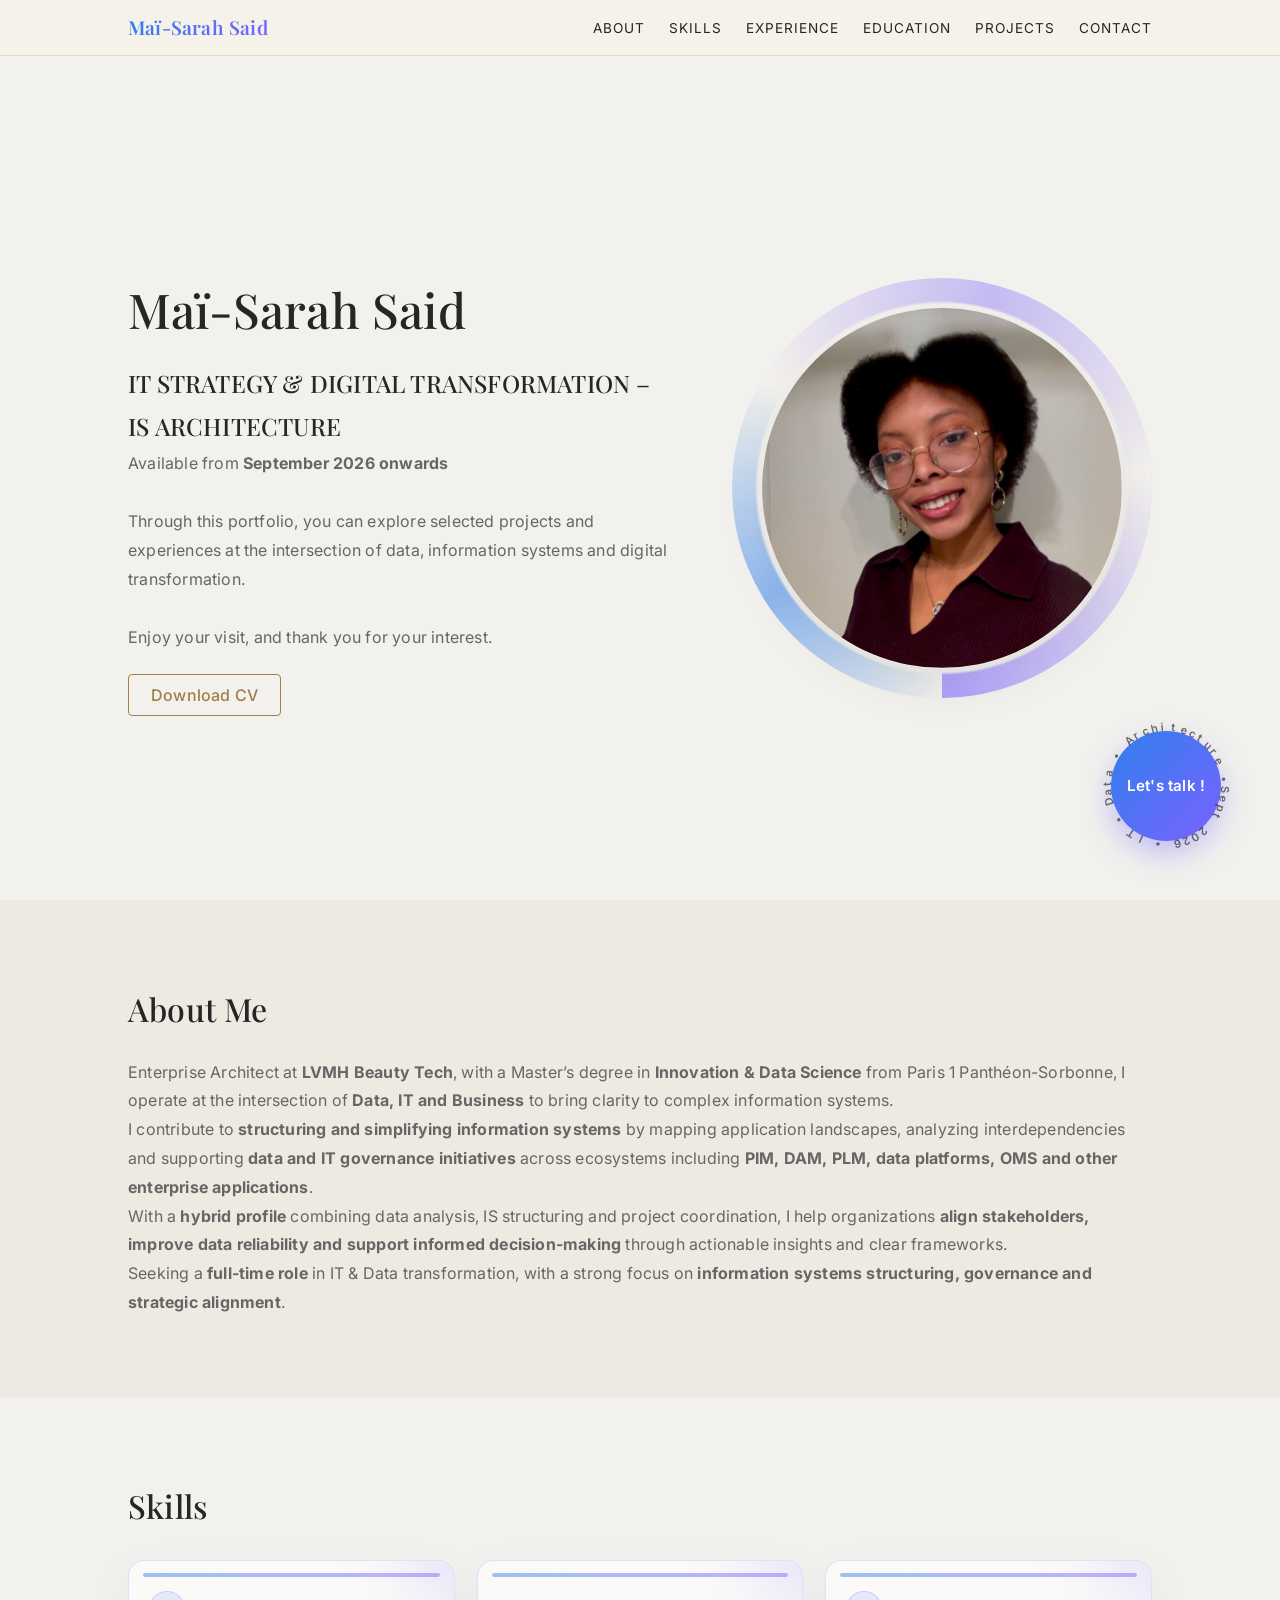
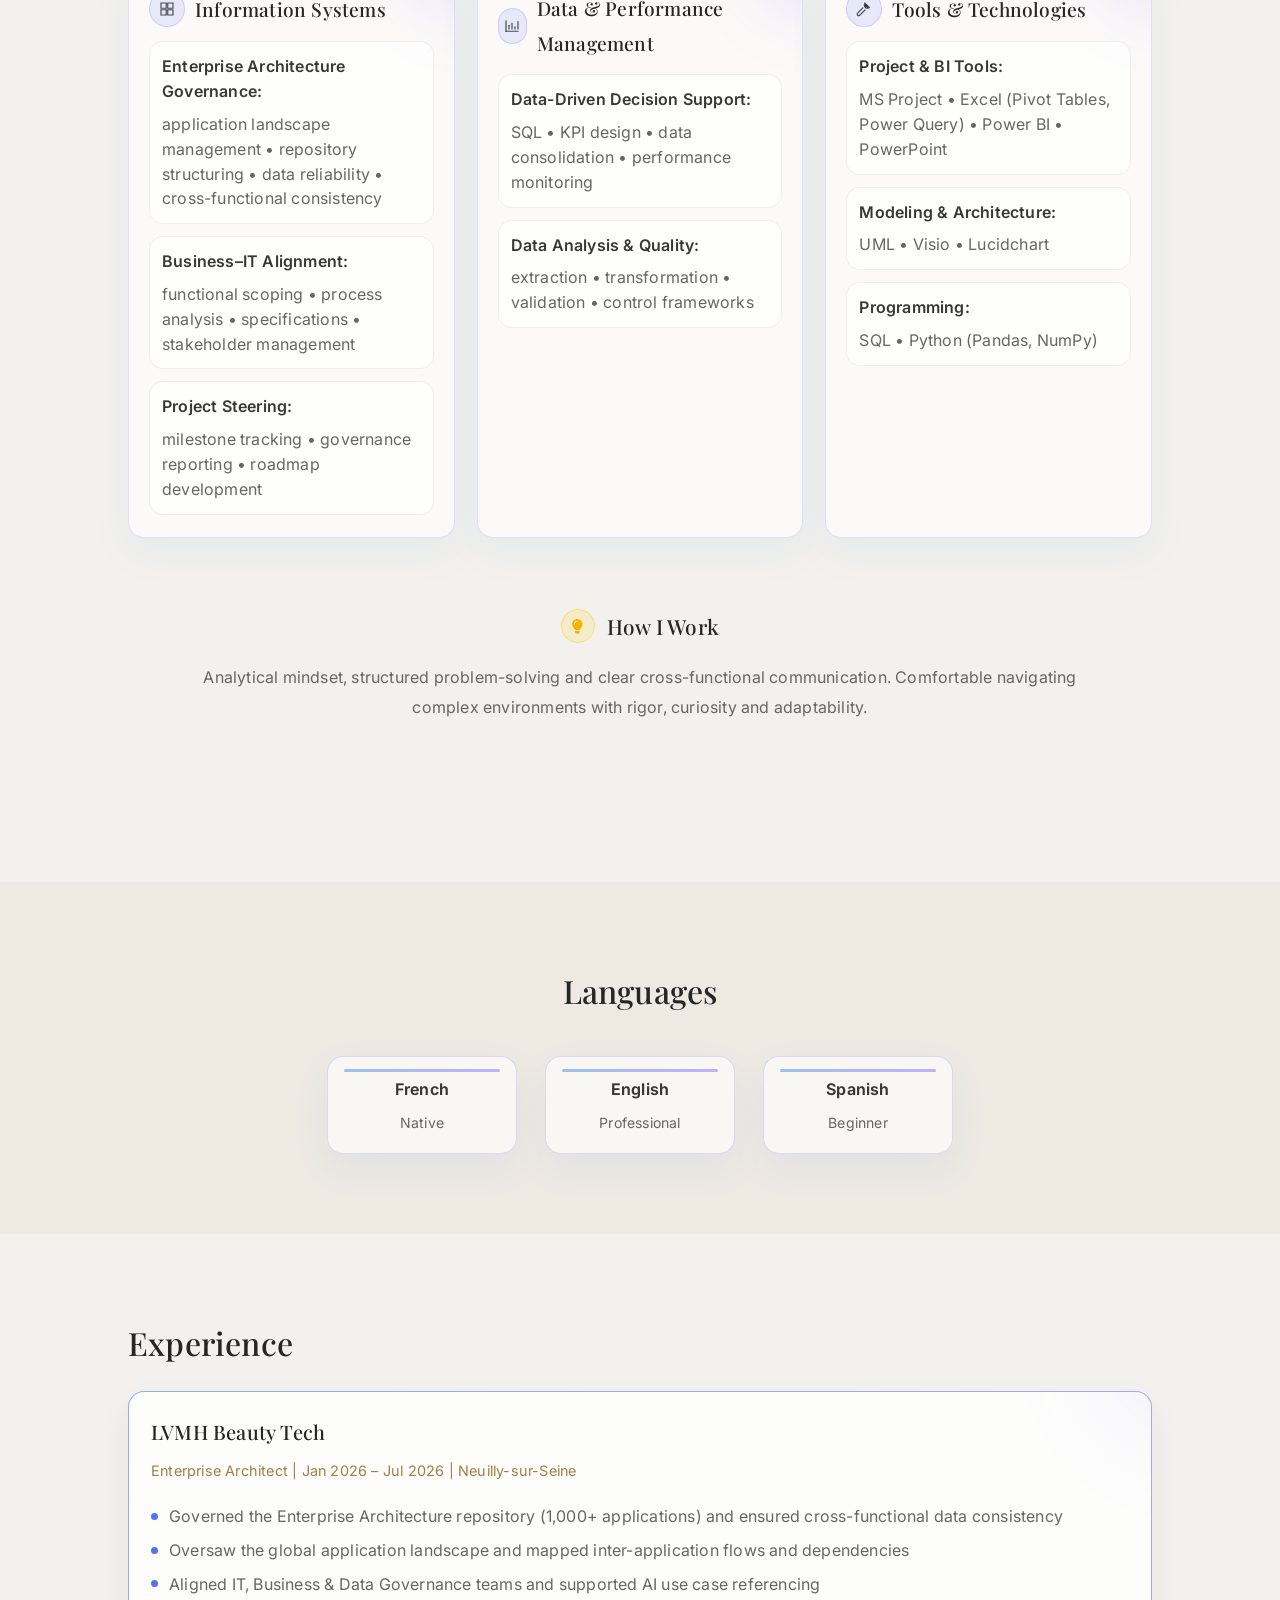
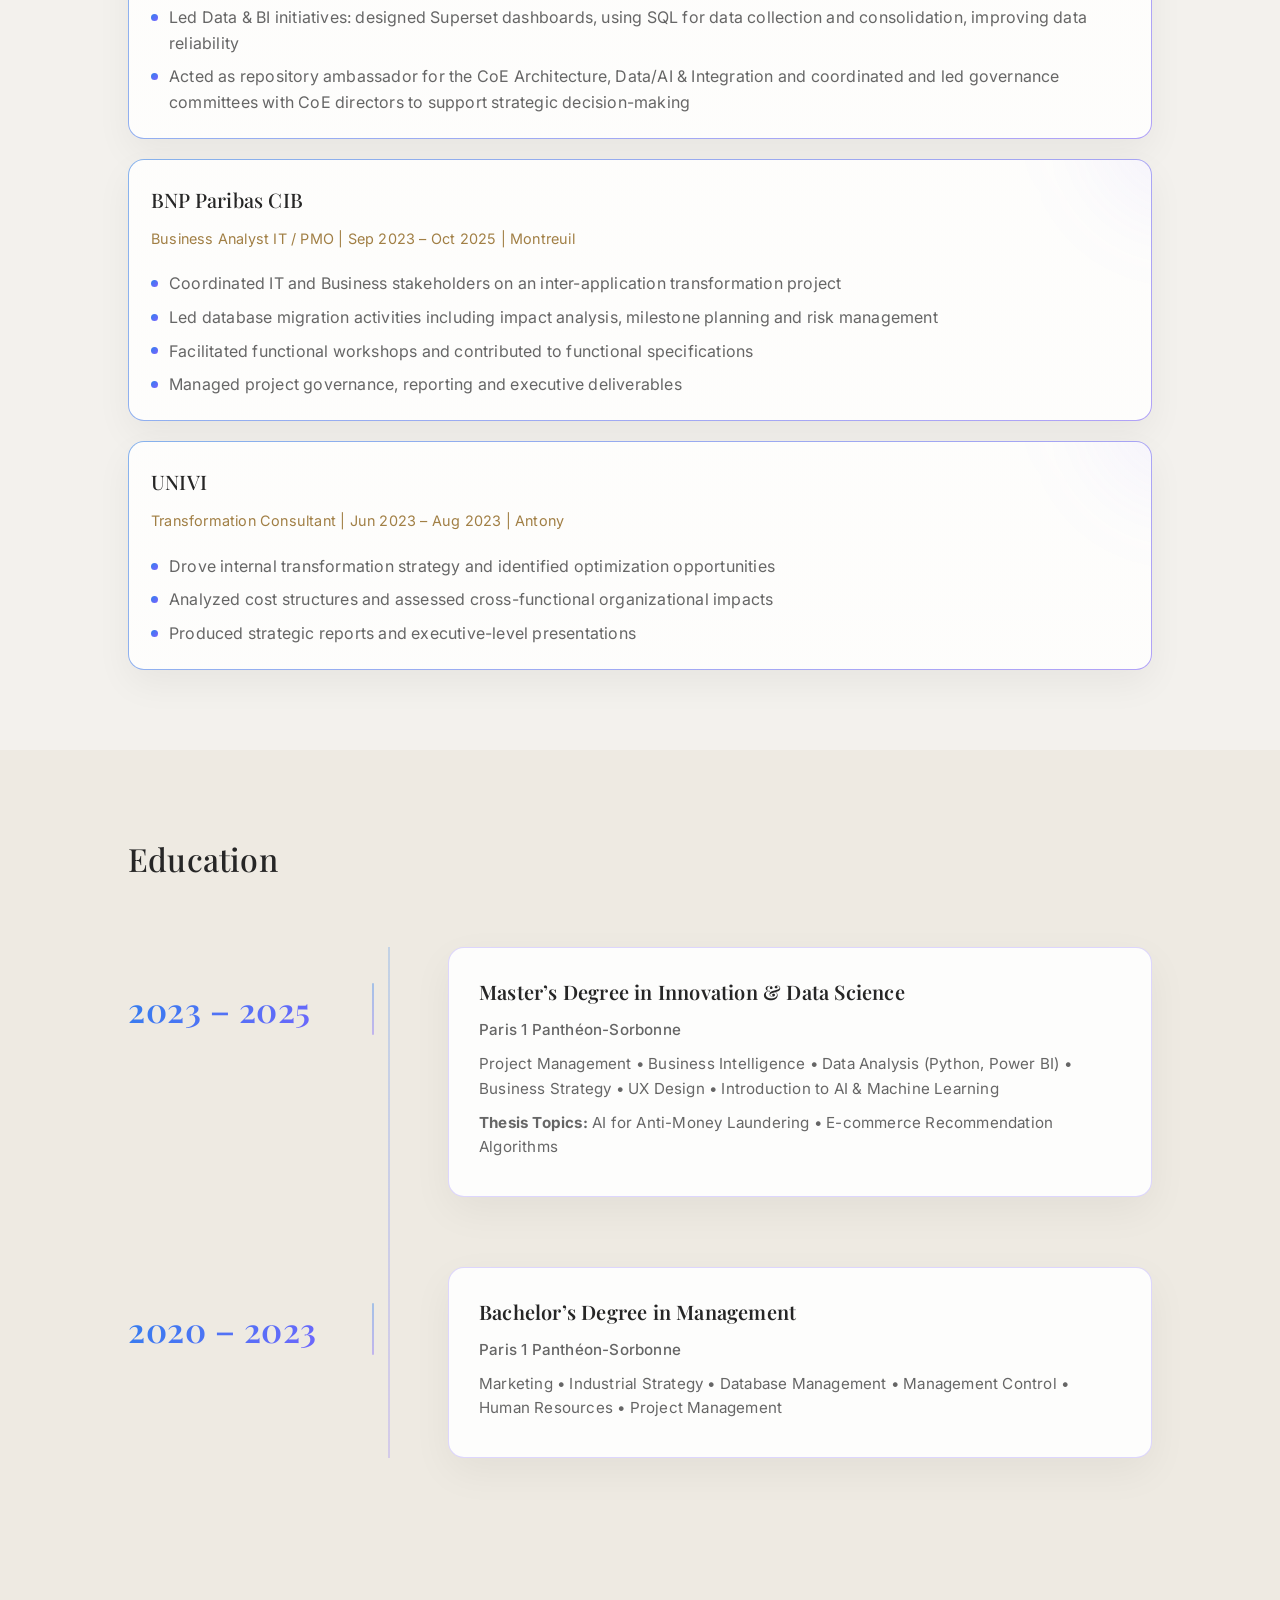
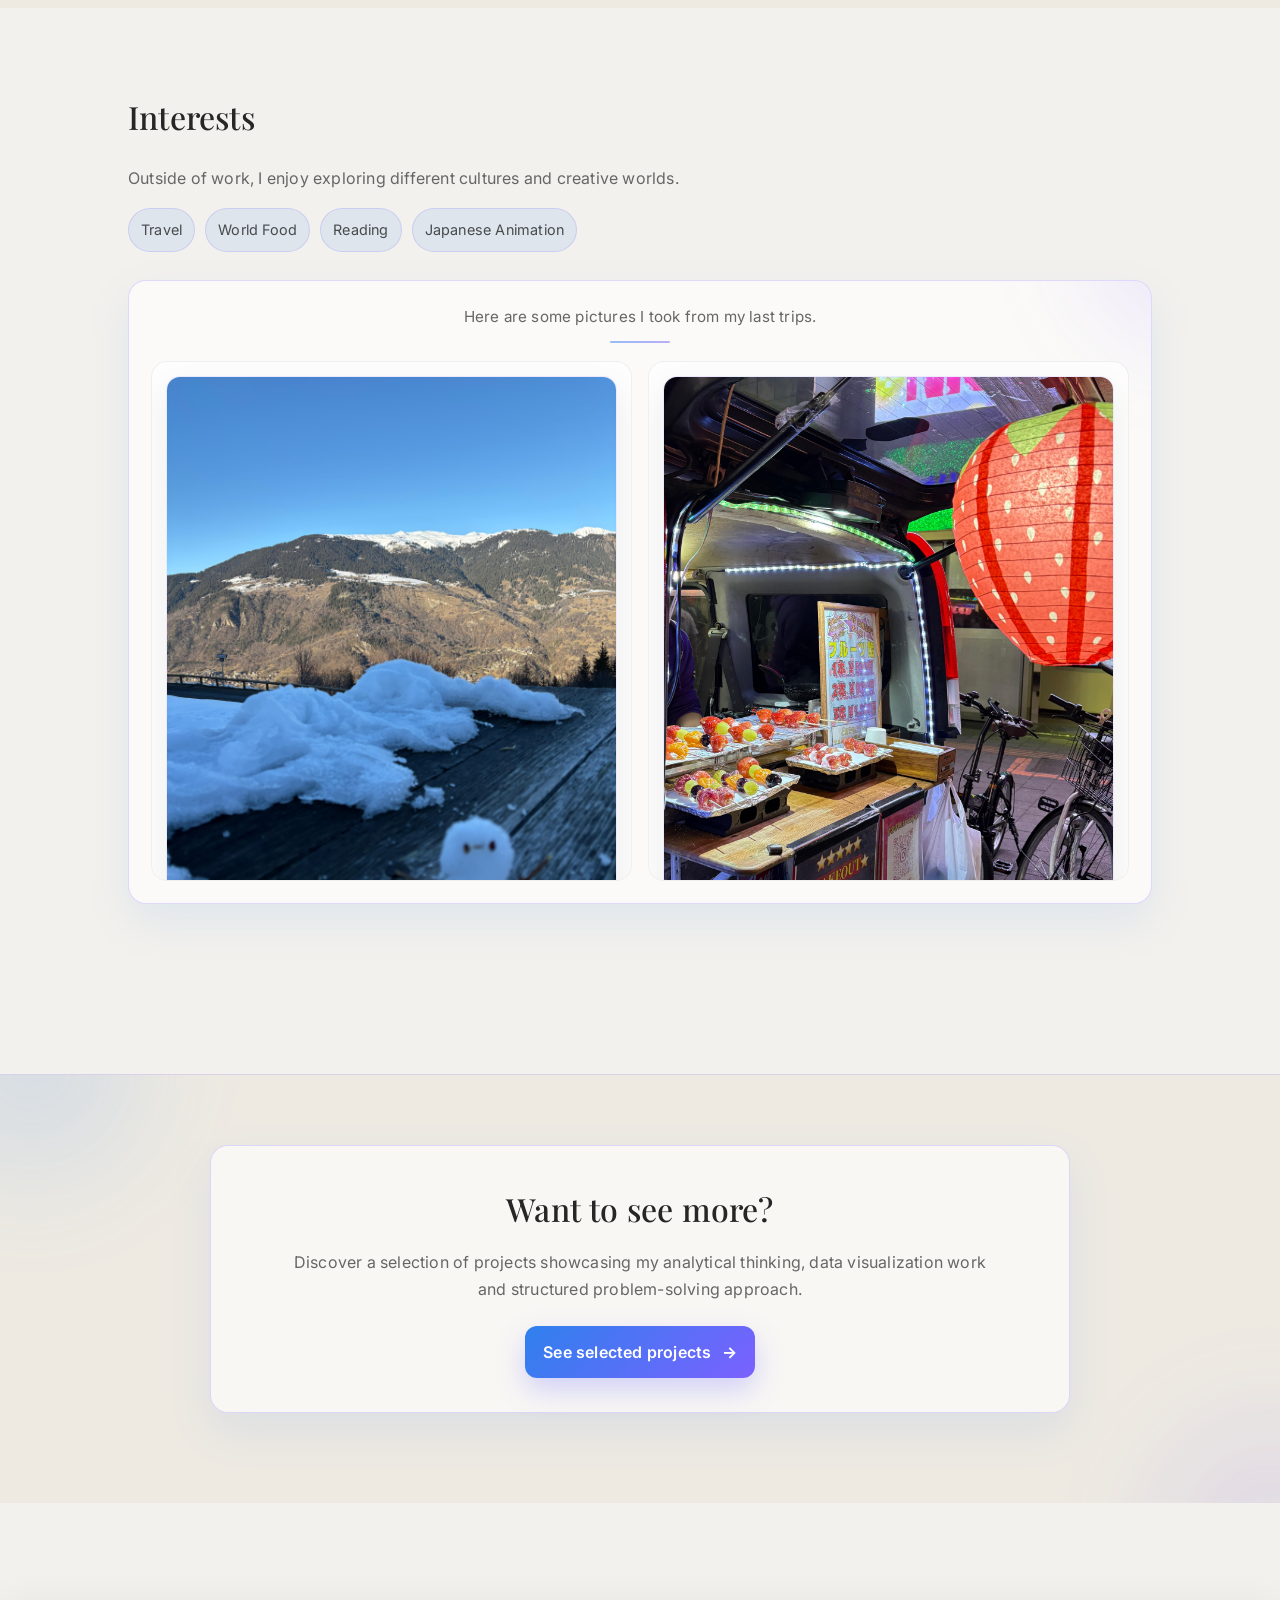
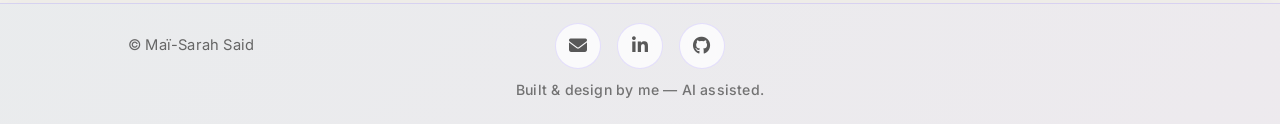
<file: index.html>
<!DOCTYPE html>
<html lang="en">
<head>
    <meta charset="UTF-8">
    <title>Maï-Sarah Said | Portfolio</title>
    <meta name="viewport" content="width=device-width, initial-scale=1.0">

    <link rel="preconnect" href="https://fonts.googleapis.com">
    <link rel="preconnect" href="https://fonts.gstatic.com" crossorigin>

    <link href="https://fonts.googleapis.com/css2?family=Playfair+Display:wght@400;500;600&family=Inter:wght@300;400;500&display=swap" rel="stylesheet">

    <!-- CSS LINK (IMPORTANT) -->
    <link rel="stylesheet" href="./style.css">

    <link rel="stylesheet" href="https://cdnjs.cloudflare.com/ajax/libs/font-awesome/6.5.1/css/all.min.css">
</head>

    <!-- ===== SCROLL TO TOP ===== -->
    <button class="scroll-top">↑</button>


    <!-- ===== FLOATING CTA (EMAIL) ===== -->
    <div class="floating-cta" aria-label="Email call to action">
    <a href="mailto:msrh.said@gmail.com" class="floating-center">
        Let's talk !
    </a>

    <div class="floating-text" aria-hidden="true">
        <span>Sept 2026 • IT • Data • Architecture •</span>
    </div>
    </div>

    <body>

    <div id="page-wrapper">

    <!-- ===== HEADER ===== -->
    <header>
    <nav>
        <h2 class="logo">
        <a href="#hero" class="home-btn">Maï-Sarah Said</a>
        </h2>

        <button class="nav-toggle" aria-label="Open menu" aria-expanded="false" type="button">
        <span></span>
        <span></span>
        <span></span>
        </button>

        <ul class="nav-links">
            <li><a href="#about">About</a></li>
            <li><a href="#skills">Skills</a></li>
            <li><a href="#experience">Experience</a></li>
            <li><a href="#education">Education</a></li>
            <li><a href="projects.html">Projects</a></li>
            <li><a href="contact.html">Contact</a></li>
        </ul>
    </nav>
    </header>

        <!-- ===== HERO ===== -->
        <section id="hero" class="hero">
        <div class="hero-content">

        <div class="hero-text">

        <h1>Maï-Sarah Said</h1>

        <h2 class="hero-role">
        IT STRATEGY & DIGITAL TRANSFORMATION – IS ARCHITECTURE 
        </h2>

        <p class="hero-availability">
        Available from <strong>September 2026 onwards</strong>
        </p>

        <p class="hero-description">
        Through this portfolio, you can explore selected projects and experiences
        at the intersection of data, information systems and digital transformation.
        <br><br>
        Enjoy your visit, and thank you for your interest.
        </p>

        <div class="hero-buttons">
        <a href="./assets/pdf/CV_SAID_Mai-Sarah_2026.pdf" target="_blank" class="btn btn-outline">
        Download CV
        </a>
        </div>

        </div>

        <div class="hero-photo-wrap" aria-label="Profile photo">
        <div class="ring">
            <div class="ring-inner">
            <img src="./assets/img/Portrait.jpeg" alt="Maï-Sarah Said portrait" />
            </div>
        </div>
        </div>

    </div>
    </section>

    <!-- ===== ABOUT ===== -->
    <section id="about" class="section">
        <h2>About Me</h2>

        <p class="about-intro">
            Enterprise Architect at <strong>LVMH Beauty Tech</strong>, with a Master’s degree in <strong>Innovation &amp; Data Science</strong> from Paris 1 Panthéon-Sorbonne, I operate at the intersection of <strong>Data, IT and Business</strong> to bring clarity to complex information systems.
        </p>

        <p>
            I contribute to <strong>structuring and simplifying information systems</strong> by mapping application landscapes, analyzing interdependencies and supporting <strong>data and IT governance initiatives</strong> across ecosystems including <strong>PIM, DAM, PLM, data platforms, OMS and other enterprise applications</strong>.
        </p>

        <p>
            With a <strong>hybrid profile</strong> combining data analysis, IS structuring and project coordination, I help organizations <strong>align stakeholders, improve data reliability and support informed decision-making</strong> through actionable insights and clear frameworks.
        </p>

        <p class="about-cta">
            Seeking a <strong>full-time role</strong> in IT &amp; Data transformation, with a strong focus on <strong>information systems structuring, governance and strategic alignment</strong>.
        </p>
    </section>

    <!-- ===== SKILLS ===== -->
    <section id="skills" class="section">
    <h2>Skills</h2>

    <div class="expertise-grid">

        <!-- ===== INFORMATION SYSTEMS ===== -->
        <div class="expertise-block">
        <h3 class="expertise-title">
            <span class="expertise-icon" aria-hidden="true">
            <svg viewBox="0 0 24 24" width="18" height="18" fill="none">
                <path d="M4 4h7v7H4V4Zm9 0h7v7h-7V4ZM4 13h7v7H4v-7Zm9 0h7v7h-7v-7Z"
                stroke="currentColor" stroke-width="1.6"/>
            </svg>
            </span>
            Information Systems
        </h3>

        <ul class="expertise-points">
            <li><strong>Enterprise Architecture Governance:</strong> application landscape management • repository structuring • data reliability • cross-functional consistency</li>
            <li><strong>Business–IT Alignment:</strong> functional scoping • process analysis • specifications • stakeholder management</li>
            <li><strong>Project Steering:</strong> milestone tracking • governance reporting • roadmap development</li>
        </ul>
        </div>

        <!-- ===== DATA & PERFORMANCE ===== -->
        <div class="expertise-block">
        <h3 class="expertise-title">
            <span class="expertise-icon" aria-hidden="true">
            <svg viewBox="0 0 24 24" width="18" height="18" fill="none">
                <path d="M4 19V5" stroke="currentColor" stroke-width="1.6" stroke-linecap="round"/>
                <path d="M4 19h16" stroke="currentColor" stroke-width="1.6" stroke-linecap="round"/>
                <path d="M8 16v-5" stroke="currentColor" stroke-width="1.6" stroke-linecap="round"/>
                <path d="M12 16v-8" stroke="currentColor" stroke-width="1.6" stroke-linecap="round"/>
                <path d="M16 16v-3" stroke="currentColor" stroke-width="1.6" stroke-linecap="round"/>
                <path d="M20 16v-10" stroke="currentColor" stroke-width="1.6" stroke-linecap="round"/>
            </svg>
            </span>
            Data & Performance Management
        </h3>

        <ul class="expertise-points">
            <li><strong>Data-Driven Decision Support:</strong> SQL • KPI design • data consolidation • performance monitoring</li>
            <li><strong>Data Analysis & Quality:</strong> extraction • transformation • validation • control frameworks</li>
        </ul>
        </div>

        <!-- ===== TOOLS & TECHNOLOGIES ===== -->
        <div class="expertise-block">
        <h3 class="expertise-title">
            <span class="expertise-icon" aria-hidden="true">
            <svg viewBox="0 0 24 24" width="18" height="18" fill="none">
                <path d="M14 7l3 3" stroke="currentColor" stroke-width="1.6" stroke-linecap="round"/>
                <path d="M10.5 10.5l-6.8 6.8a2 2 0 1 0 2.8 2.8l6.8-6.8"
                stroke="currentColor" stroke-width="1.6" stroke-linecap="round"/>
                <path d="M13 5a4 4 0 0 0 6 5l-3-3-2 2-1-1 2-2-2-2Z"
                stroke="currentColor" stroke-width="1.6" stroke-linejoin="round"/>
            </svg>
            </span>
            Tools & Technologies
        </h3>

        <ul class="expertise-points">
            <li><strong>Project & BI Tools:</strong> MS Project • Excel (Pivot Tables, Power Query) • Power BI • PowerPoint</li>
            <li><strong>Modeling & Architecture:</strong> UML • Visio • Lucidchart</li>
            <li><strong>Programming:</strong> SQL • Python (Pandas, NumPy) </li>
        </ul>
        </div>

    </div>

    <!-- ===== HOW I WORK ===== -->
    <div class="how-i-work">

    <h3 class="how-title">
        <span class="how-icon">
        <i class="fa-solid fa-lightbulb"></i>
        </span>
        How I Work
    </h3>

    <p class="how-text">
        Analytical mindset, structured problem-solving and clear cross-functional communication.
        Comfortable navigating complex environments with rigor, curiosity and adaptability.
    </p>
    </div>

    </section>

    <!-- ===== LANGUAGES ===== -->
    <section class="section languages-section">
    <h2 class="section-title">Languages</h2>

    <div class="languages-container">

        <div class="language-card">
        <span class="language-name">French</span>
        <span class="language-level">Native</span>
        </div>

        <div class="language-card">
        <span class="language-name">English</span>
        <span class="language-level">Professional</span>
        </div>

        <div class="language-card">
        <span class="language-name">Spanish</span>
        <span class="language-level">Beginner</span>
        </div>

    </div>
    </section>

   <!-- ===== EXPERIENCE ===== -->
    <section id="experience" class="section">
        <h2>Experience</h2>

        <div class="experience-item">
            <h3>LVMH Beauty Tech</h3>
            <span>Enterprise Architect | Jan 2026 – Jul 2026 | Neuilly-sur-Seine</span>
            <ul>
                <li>Governed the Enterprise Architecture repository (1,000+ applications) and ensured cross-functional data consistency</li>
                <li>Oversaw the global application landscape and mapped inter-application flows and dependencies</li>
                <li>Aligned IT, Business & Data Governance teams and supported AI use case referencing</li>
                <li>Led Data & BI initiatives: designed Superset dashboards, using SQL for data collection and consolidation, improving data reliability</li>
                <li>Acted as repository ambassador for the CoE Architecture, Data/AI & Integration and coordinated and led governance committees with CoE directors to support strategic decision-making</li>
            </ul>
        </div>

        <div class="experience-item">
            <h3>BNP Paribas CIB</h3>
            <span>Business Analyst IT / PMO | Sep 2023 – Oct 2025 | Montreuil</span>
            <ul>
                <li>Coordinated IT and Business stakeholders on an inter-application transformation project</li>
                <li>Led database migration activities including impact analysis, milestone planning and risk management</li>
                <li>Facilitated functional workshops and contributed to functional specifications</li>
                <li>Managed project governance, reporting and executive deliverables</li>
            </ul>
        </div>

        <div class="experience-item">
            <h3>UNIVI</h3>
            <span>Transformation Consultant | Jun 2023 – Aug 2023 | Antony</span>
            <ul>
                <li>Drove internal transformation strategy and identified optimization opportunities</li>
                <li>Analyzed cost structures and assessed cross-functional organizational impacts</li>
                <li>Produced strategic reports and executive-level presentations</li>
            </ul>
        </div>

    </section>

    <!-- ===== EDUCATION ===== -->  
    <section id="education" class="section">
    <h2>Education</h2>

    <div class="timeline">

        <!-- MASTER -->
        <div class="timeline-item">
        <div class="timeline-dot"></div>

        <div class="timeline-content">
            <div class="timeline-header">
            <h3>Master’s Degree in Innovation & Data Science</h3>
            <span class="timeline-date">2023 – 2025</span>
            </div>

            <p class="timeline-school">
            Paris 1 Panthéon-Sorbonne
            </p>

            <p>
            Project Management • Business Intelligence • Data Analysis (Python, Power BI) • 
            Business Strategy • UX Design • Introduction to AI & Machine Learning
            </p>

            <p>
            <strong>Thesis Topics:</strong> AI for Anti-Money Laundering •
            E-commerce Recommendation Algorithms
            </p>
        </div>
        </div>

        <!-- BACHELOR -->
        <div class="timeline-item">
        <div class="timeline-dot"></div>

        <div class="timeline-content">
            <div class="timeline-header">
            <h3>Bachelor’s Degree in Management</h3>
            <span class="timeline-date">2020 – 2023</span>
            </div>

            <p class="timeline-school">
            Paris 1 Panthéon-Sorbonne
            </p>

            <p>
            Marketing • Industrial Strategy • Database Management •
            Management Control • Human Resources • Project Management
            </p>
        </div>
        </div>

    </div>
    </section>

    <!-- ===== INTERESTS ===== -->
    <section id="interests" class="section interests">

    <!-- Header -->
    <div class="interests-header">
        <h2>Interests</h2>

        <p class="interests-intro">
        Outside of work, I enjoy exploring different cultures and creative worlds.
        </p>

        <div class="interests-tags">
        <span class="tag">Travel</span>
        <span class="tag">World Food</span>
        <span class="tag">Reading</span>
        <span class="tag">Japanese Animation</span>
        </div>
    </div>

    <!-- Photo block -->
    <div class="interests-card">

        <p class="interests-photos-text">
        Here are some pictures I took from my last trips.
        </p>

        <div class="interests-grid" aria-label="Travel photo gallery">

        <!-- LEFT COLUMN -->
        <div class="interests-col">
            <div class="interests-marquee">
            <figure class="interest-photo"><img src="./assets/img/int1.jpeg" alt=""></figure>
            <figure class="interest-photo"><img src="./assets/img/int2.jpeg" alt=""></figure>
            <figure class="interest-photo"><img src="./assets/img/int3.jpeg" alt=""></figure>
            <figure class="interest-photo"><img src="./assets/img/int4.jpeg" alt=""></figure>
            <figure class="interest-photo"><img src="./assets/img/int5.jpeg" alt=""></figure>
            </div>
        </div>

        <!-- RIGHT COLUMN -->
        <div class="interests-col reverse">
            <div class="interests-marquee">
            <figure class="interest-photo"><img src="./assets/img/int6.jpeg" alt=""></figure>
            <figure class="interest-photo"><img src="./assets/img/int7.jpeg" alt=""></figure>
            <figure class="interest-photo"><img src="./assets/img/int8.jpeg" alt=""></figure>
            <figure class="interest-photo"><img src="./assets/img/int9.jpeg" alt=""></figure>
            <figure class="interest-photo"><img src="./assets/img/int10.jpeg" alt=""></figure>
            </div>
        </div>

        </div>
    </div>

    </section>

    <!-- ===== PROJECTS CTA ===== -->
    <section class="section projects-cta">

    <div class="projects-cta-inner">

        <h2>Want to see more?</h2>

        <p class="projects-cta-text">
        Discover a selection of projects showcasing my analytical thinking, 
        data visualization work and structured problem-solving approach.
        </p>

        <a href="projects.html" class="projects-cta-link">
        See selected projects
        </a>

    </div>

    </section>

    <!-- JS LINK -->
    <script src="./script.js"></script>

    <!-- ===== FOOTER ===== -->
    <footer class="footer">
    <nav class="footer-nav">
        <p class="footer-left">© <span id="year"></span> Maï-Sarah Said</p>

        <div class="footer-icons">
            <!-- Email -->
            <a class="footer-icon" href="mailto:msrh.said@gmail.com" aria-label="Email">
                <i class="fa-solid fa-envelope"></i>
            </a>

            <!-- LinkedIn -->
            <a class="footer-icon" 
                href="https://www.linkedin.com/in/ma%C3%AF-sarah-said/" 
                target="_blank" 
                rel="noreferrer"
                aria-label="LinkedIn">
                <i class="fa-brands fa-linkedin-in"></i>
            </a>

            <!-- GitHub -->
            <a class="footer-icon" 
                href="https://github.com/msrh-s" 
                target="_blank" 
                rel="noreferrer"
                aria-label="GitHub">
                <i class="fa-brands fa-github"></i>
            </a>

        </div>
    </nav>
        <p class="footer-signature">
        Built & design by me — AI assisted.
        </p>
    </footer>

</div>

<div id="page-transition" aria-hidden="true"></div>
<script src="./script.js"></script>
</body>
</html>
</file>
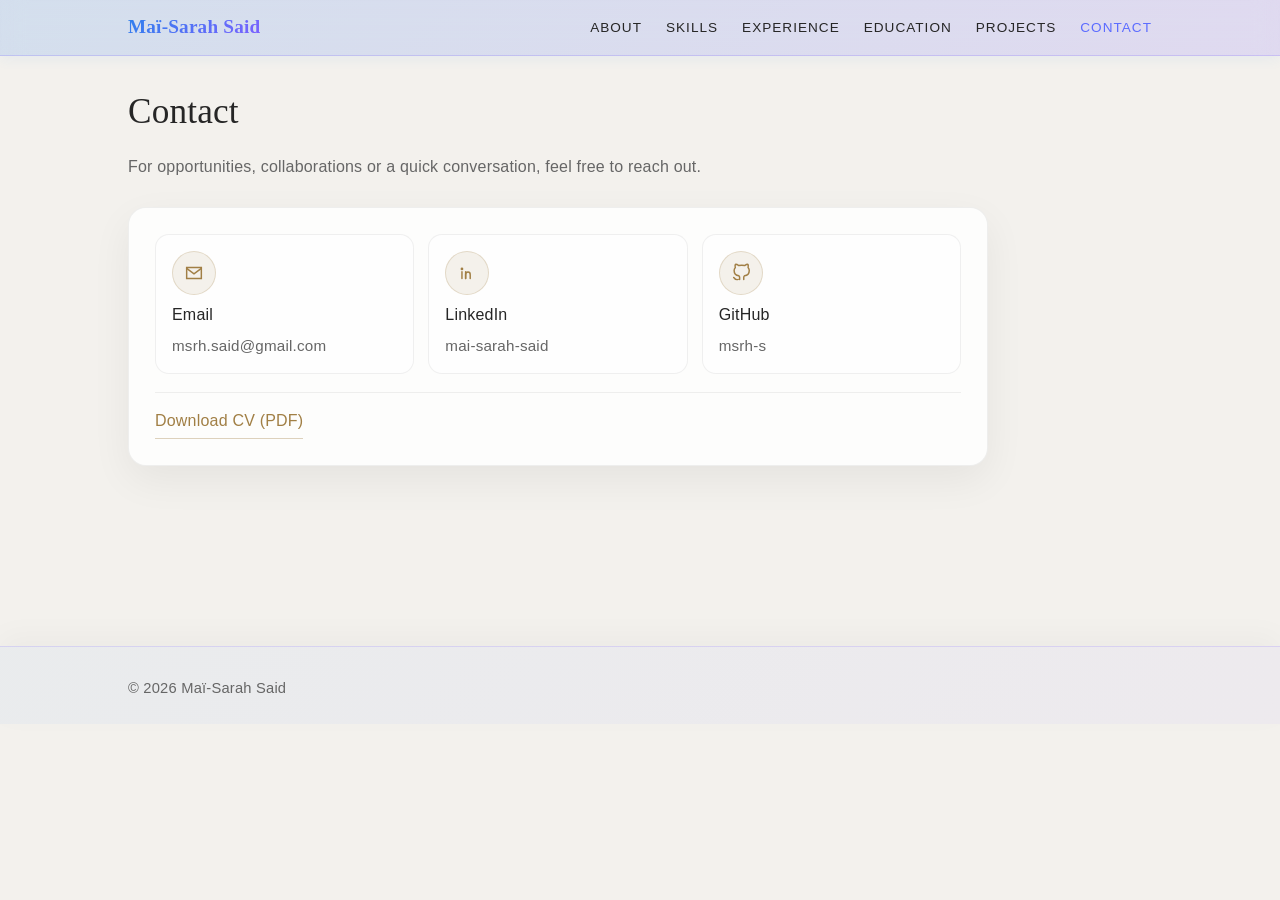
<file: contact.html>
<!DOCTYPE html>
<html lang="en">

<head>
  <meta charset="UTF-8" />
  <meta name="viewport" content="width=device-width, initial-scale=1.0" />
  <title>Contact | Maï-Sarah Said</title>
  <link rel="stylesheet" href="style.css" />
</head>

<body>

  <!-- ===== HEADER (same style) ===== -->
  <header>
    <nav>
      <h2 class="logo">
        <a href="index.html#hero">Maï-Sarah Said</a>
      </h2>

      <button class="nav-toggle" aria-label="Open menu" aria-expanded="false">
      <span></span>
      <span></span>
      <span></span>
      </button>

      <ul class="nav-links">
        <li><a href="index.html#about">About</a></li>
        <li><a href="index.html#skills">Skills</a></li>
        <li><a href="index.html#experience">Experience</a></li>
        <li><a href="index.html#education">Education</a></li>
        <li><a href="projects.html">Projects</a></li>
        <li><a href="contact.html" class="active">Contact</a></li>
      </ul>
    </nav>
  </header>

    <!-- ===== CONTACT ===== -->
    <section class="section contact-page">
    <h1>Contact</h1>
    <p class="contact-subtitle">
        For opportunities, collaborations or a quick conversation, feel free to reach out.
    </p>

    <div class="contact-panel">

        <div class="contact-actions">

        <a class="contact-chip" href="mailto:msrh.said@gmail.com" aria-label="Email">
            <span class="chip-icon" aria-hidden="true">
            <svg viewBox="0 0 24 24" width="22" height="22" fill="none">
                <path d="M4 6h16v12H4V6Z" stroke="currentColor" stroke-width="1.6"/>
                <path d="m4 7 8 6 8-6" stroke="currentColor" stroke-width="1.6" stroke-linecap="round"/>
            </svg>
            </span>
            <span class="chip-title">Email</span>
            <span class="chip-value">msrh.said@gmail.com</span>
        </a>

        <a class="contact-chip" href="https://www.linkedin.com/in/ma%C3%AF-sarah-said/" target="_blank" rel="noreferrer" aria-label="LinkedIn">
            <span class="chip-icon" aria-hidden="true">
            <svg viewBox="0 0 24 24" width="22" height="22" fill="none">
                <path d="M6.5 10.5V18" stroke="currentColor" stroke-width="1.6" stroke-linecap="round"/>
                <path d="M6.5 7.5h.01" stroke="currentColor" stroke-width="3" stroke-linecap="round"/>
                <path d="M10.5 18v-4.2c0-1.7 1-2.8 2.6-2.8 1.5 0 2.4 1 2.4 2.8V18"
                stroke="currentColor" stroke-width="1.6" stroke-linecap="round"/>
                <path d="M10.5 10.5V18" stroke="currentColor" stroke-width="1.6" stroke-linecap="round"/>
            </svg>
            </span>
            <span class="chip-title">LinkedIn</span>
            <span class="chip-value">mai-sarah-said</span>
        </a>

        <a class="contact-chip" href="https://github.com/msrh-s" target="_blank" rel="noreferrer" aria-label="GitHub">
            <span class="chip-icon" aria-hidden="true">
            <svg viewBox="0 0 24 24" width="22" height="22" fill="none">
                <path d="M9 19c-4 1.2-4-2-5-2" stroke="currentColor" stroke-width="1.6" stroke-linecap="round"/>
                <path d="M15 19v-2.2c0-.8.3-1.4.8-1.8 2.6-.3 5.2-1.3 5.2-5.8 0-1.3-.5-2.4-1.3-3.3.1-.3.6-1.7-.1-3.3 0 0-1.1-.4-3.6 1.3a12 12 0 0 0-6.4 0C7 2.2 5.9 2.6 5.9 2.6c-.7 1.6-.2 3-.1 3.3C5 6.8 4.5 8 4.5 9.3c0 4.5 2.6 5.5 5.2 5.8.5.4.8 1 .8 1.8V19"
                stroke="currentColor" stroke-width="1.6" stroke-linecap="round" stroke-linejoin="round"/>
            </svg>
            </span>
            <span class="chip-title">GitHub</span>
            <span class="chip-value">msrh-s</span>
        </a>

        </div>

        <div class="contact-divider"></div>

        <a class="contact-cv" href="./assets/pdf/CV_SAID_Mai-Sarah_2026.pdf" target="_blank" rel="noreferrer">
        Download CV (PDF)
        </a>

    </div>
    </section>

 <!-- ===== FOOTER ===== -->
    <footer class="footer">
    <nav class="footer-nav">
        <p class="footer-left">© <span id="year"></span> Maï-Sarah Said</p>
    </nav>
    </footer>

  <script src="script.js"></script>

  <div id="page-transition" aria-hidden="true"></div>
  <script src="script.js"></script>

</body>

</html>
</file>
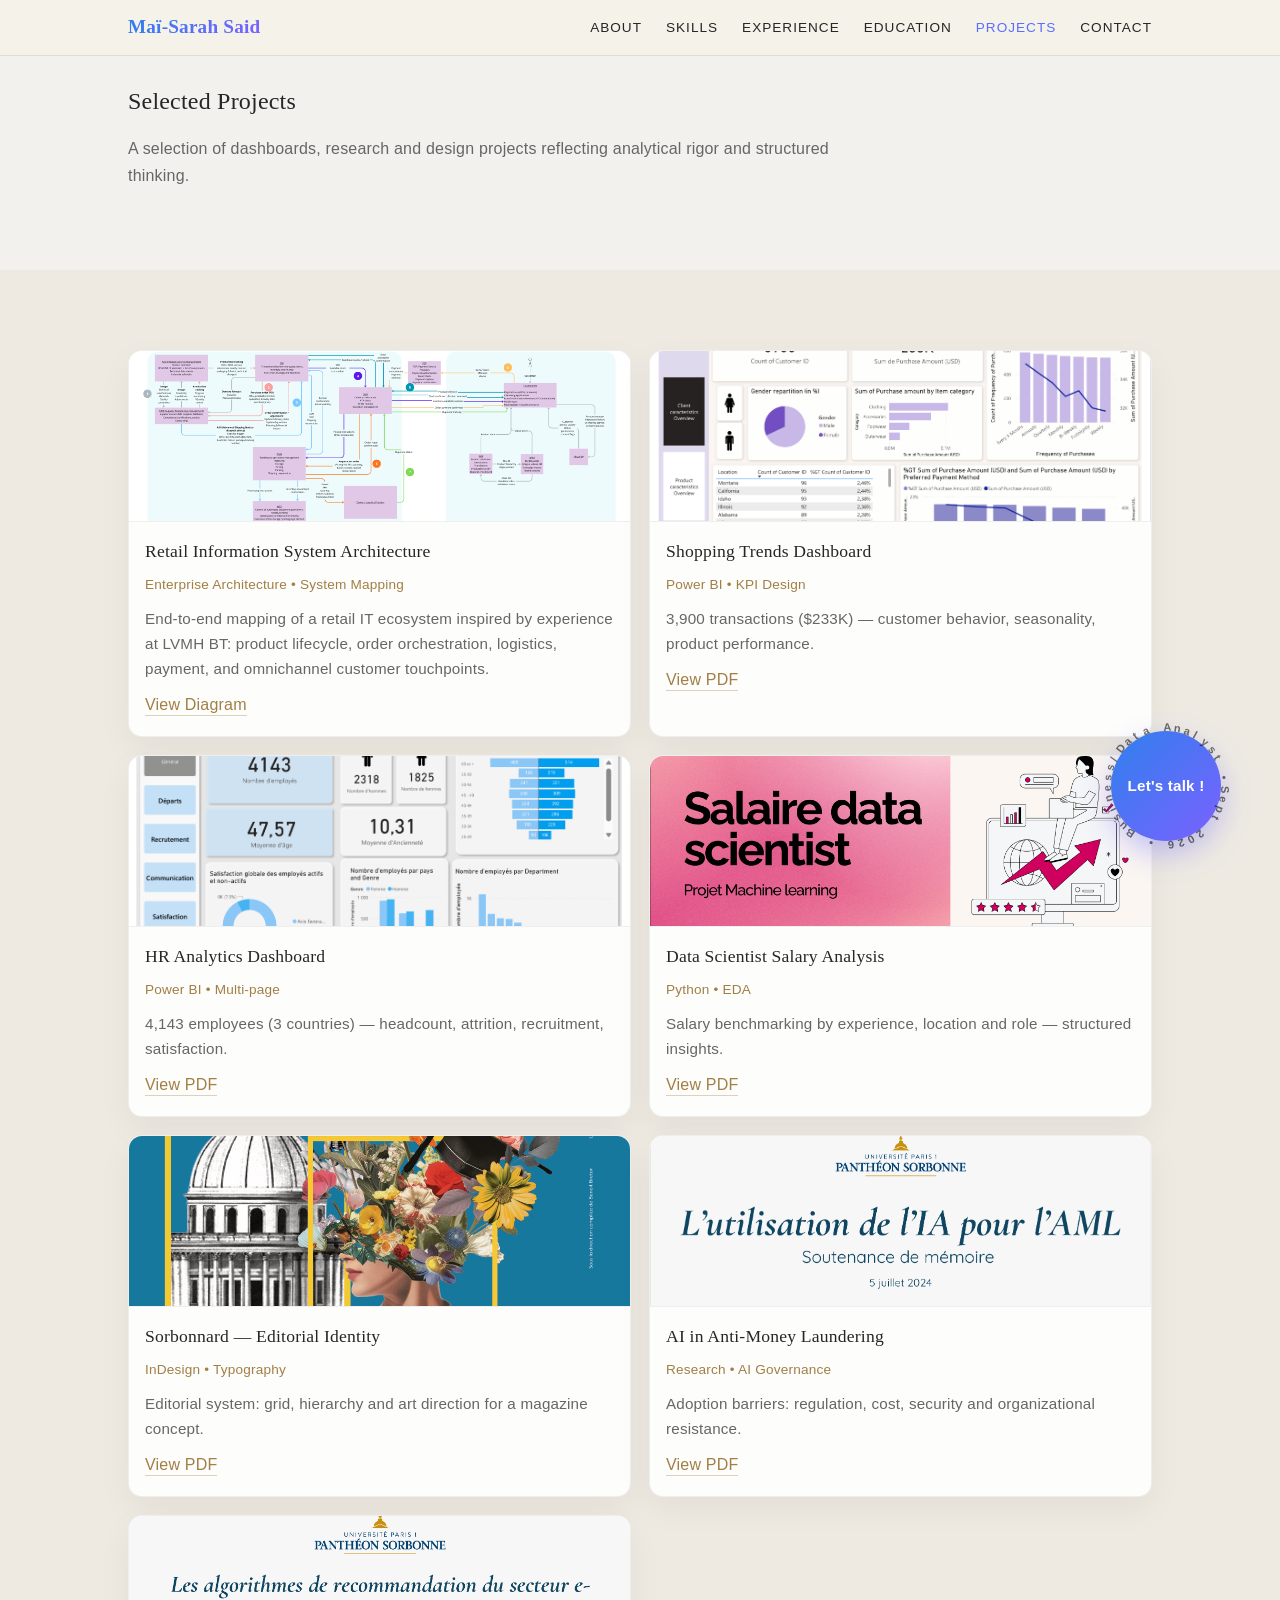
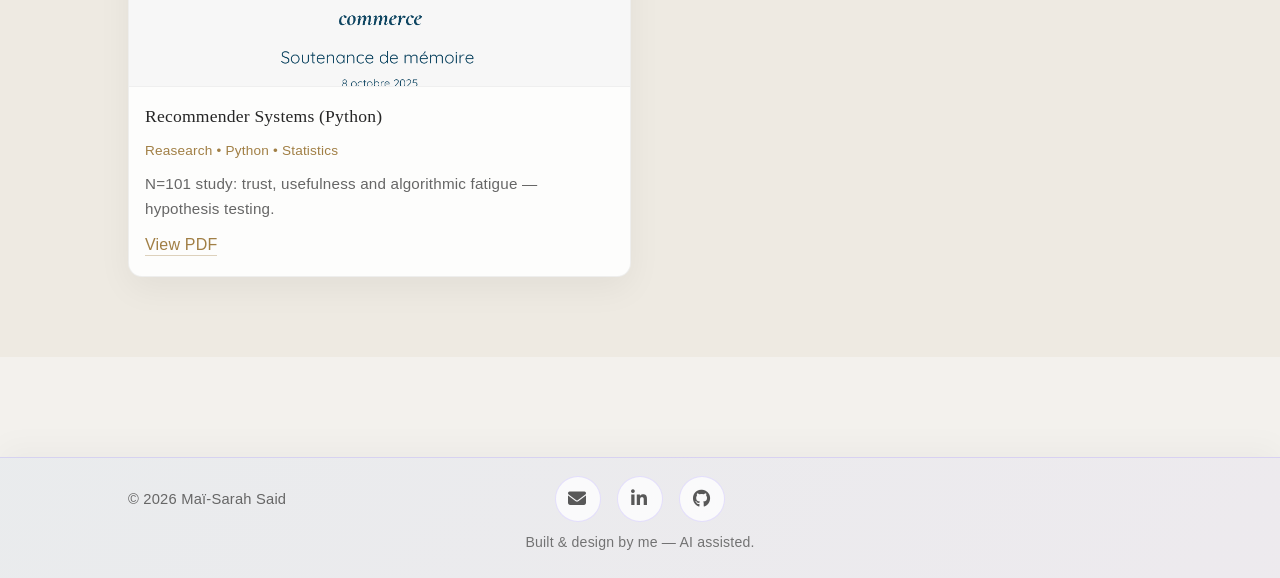
<file: projects.html>
<!DOCTYPE html>
<html lang="en">

<head>
  <meta charset="UTF-8" />
  <meta name="viewport" content="width=device-width, initial-scale=1.0" />
  <title>Projects | Maï-Sarah Said</title>
  <link rel="stylesheet" href="style.css" />
  <link rel="stylesheet" href="https://cdnjs.cloudflare.com/ajax/libs/font-awesome/6.5.1/css/all.min.css">
</head>

<!-- ===== FLOATING CTA (EMAIL) ===== -->
<div class="floating-cta" aria-label="Email call to action">
<a href="mailto:msrh.said@gmail.com" class="floating-center">
    Let's talk !
</a>

<div class="floating-text" aria-hidden="true">
    <span>Sept 2026 • Business/Data Analyst • </span>
</div>
</div>

<body>

<div id="page-wrapper">

<body>

  <!-- ===== HEADER (same style) ===== -->
  <header>
    <nav>
      <h2 class="logo">
            <a href="index.html#hero" class="home-btn">Maï-Sarah Said</a>
      </h2>

      <button class="nav-toggle" aria-label="Open menu" aria-expanded="false">
      <span></span>
      <span></span>
      <span></span>
      </button>

      <ul class="nav-links">
        <li><a href="index.html#about">About</a></li>
        <li><a href="index.html#skills">Skills</a></li>
        <li><a href="index.html#experience">Experience</a></li>
        <li><a href="index.html#education">Education</a></li>
        <li><a href="projects.html" class="active">Projects</a></li>
        <li><a href="contact.html">Contact</a></li>
      </ul>
    </nav>
  </header>

  <!-- ===== PROJECTS HERO ===== -->
  <section class="section projects-hero">
    <h1>Selected Projects</h1>
    <p class="projects-intro">
        A selection of dashboards, research and design projects reflecting analytical rigor and structured thinking.
    </p>
  </section>

  <!-- ===== PROJECTS GRID ===== -->
  <section class="section">
    <div class="projects-grid">

      <!-- 2 -->
      <article class="project-card">
        <a class="project-media" href="assets\pdf\Carto_SI_Retail.pdf" target="_blank" rel="noreferrer">
          <img src="./assets/pdf/Carto_SI_Retail.png" alt="Retail Information System Architecture">
        </a>

        <div class="project-body">
          <h3>Retail Information System Architecture</h3>
          <p class="project-meta">Enterprise Architecture • System Mapping</p>
          <p class="project-desc">End-to-end mapping of a retail IT ecosystem inspired by experience at LVMH BT: product lifecycle, order orchestration, logistics, payment, and omnichannel customer touchpoints.</p>

          <div class="project-actions">
            <a class="project-link" href="assets\pdf\Carto_SI_Retail.pdf" target="_blank" rel="noreferrer">View Diagram</a>
          </div>
        </div>
      </article>

      <!-- 1 -->
      <article class="project-card">
        <a class="project-media" href="./assets/pdf/Customertrends_Dashboard.pdf" target="_blank" rel="noreferrer">
          <img src="./assets/img/mockup-customertrends.png" alt="Shopping Trends dashboard mockup">
        </a>

        <div class="project-body">
          <h3>Shopping Trends Dashboard</h3>
          <p class="project-meta">Power BI • KPI Design</p>
          <p class="project-desc">3,900 transactions ($233K) — customer behavior, seasonality, product performance.</p>

          <div class="project-actions">
            <a class="project-link" href="./assets/pdf/Customertrends_Dashboard.pdf" target="_blank" rel="noreferrer">View PDF</a>
          </div>
        </div>
      </article>

      <!-- 3 -->
      <article class="project-card">
        <a class="project-media" href="./assets/pdf/Data_Challenge_RH_Amazon.pdf" target="_blank" rel="noreferrer">
          <img src="./assets/img/mockup-hr.png" alt="HR Analytics dashboard mockup">
        </a>

        <div class="project-body">
          <h3>HR Analytics Dashboard</h3>
          <p class="project-meta">Power BI • Multi-page</p>
          <p class="project-desc">4,143 employees (3 countries) — headcount, attrition, recruitment, satisfaction.</p>

          <div class="project-actions">
            <a class="project-link" href="./assets/pdf/Data_Challenge_RH_Amazon.pdf" target="_blank" rel="noreferrer">View PDF</a>
          </div>
        </div>
      </article>

      <!-- 4 -->
      <article class="project-card">
        <a class="project-media" href="./assets/pdf/salaire_data_scientist.pdf" target="_blank" rel="noreferrer">
          <img src="./assets/img/mockup-ML.png" alt="Data Scientist salary analysis mockup">
        </a>

        <div class="project-body">
          <h3>Data Scientist Salary Analysis</h3>
          <p class="project-meta">Python • EDA</p>
          <p class="project-desc">Salary benchmarking by experience, location and role — structured insights.</p>

          <div class="project-actions">
            <a class="project-link" href="./assets/pdf/salaire_data_scientist.pdf" target="_blank" rel="noreferrer">View PDF</a>
          </div>
        </div>
      </article>

      <!-- 5 -->
      <article class="project-card">
        <a class="project-media" href="./assets/pdf/Ligne_Graphique_Indesign.pdf" target="_blank" rel="noreferrer">
          <img src="./assets/img/mockup-sorbonnard.png" alt="Editorial identity mockup">
        </a>

        <div class="project-body">
          <h3>Sorbonnard — Editorial Identity</h3>
          <p class="project-meta">InDesign • Typography</p>
          <p class="project-desc">Editorial system: grid, hierarchy and art direction for a magazine concept.</p>

          <div class="project-actions">
            <a class="project-link" href="./assets/pdf/Ligne_Graphique_Indesign.pdf" target="_blank" rel="noreferrer">View PDF</a>
          </div>
        </div>
      </article>

      <!-- 6 -->
      <article class="project-card">
        <a class="project-media" href="./assets/pdf/Soutenance_M1.pdf" target="_blank" rel="noreferrer">
          <img src="./assets/img/mockup-aml.png" alt="AI in AML thesis mockup">
        </a>

        <div class="project-body">
          <h3>AI in Anti-Money Laundering</h3>
          <p class="project-meta">Research • AI Governance</p>
          <p class="project-desc">Adoption barriers: regulation, cost, security and organizational resistance.</p>

          <div class="project-actions">
            <a class="project-link" href="./assets/pdf/Soutenance_M1.pdf" target="_blank" rel="noreferrer">View PDF</a>
          </div>
        </div>
      </article>

      <!-- 7 -->
      <article class="project-card">
        <a class="project-media" href="./assets/pdf/Soutenance_M2.pdf" target="_blank" rel="noreferrer">
          <img src="./assets/img/mockup-reco.png" alt="Recommender systems analysis mockup">
        </a>

        <div class="project-body">
          <h3>Recommender Systems (Python)</h3>
          <p class="project-meta">Reasearch • Python • Statistics</p>
          <p class="project-desc">N=101 study: trust, usefulness and algorithmic fatigue — hypothesis testing.</p>

          <div class="project-actions">
            <a class="project-link" href="./assets/pdf/Soutenance_M2.pdf" target="_blank" rel="noreferrer">View PDF</a>
          </div>
        </div>
      </article>

    </div>
  </section>

   <!-- ===== FOOTER ===== -->
    <footer class="footer">
    <nav class="footer-nav">
        <p class="footer-left">© <span id="year"></span> Maï-Sarah Said</p>

        <div class="footer-icons">
            <!-- Email -->
            <a class="footer-icon" href="mailto:msrh.said@gmail.com" aria-label="Email">
                <i class="fa-solid fa-envelope"></i>
            </a>

            <!-- LinkedIn -->
            <a class="footer-icon" 
                href="https://www.linkedin.com/in/ma%C3%AF-sarah-said/" 
                target="_blank" 
                rel="noreferrer"
                aria-label="LinkedIn">
                <i class="fa-brands fa-linkedin-in"></i>
            </a>

            <!-- GitHub -->
            <a class="footer-icon" 
                href="https://github.com/msrh-s" 
                target="_blank" 
                rel="noreferrer"
                aria-label="GitHub">
                <i class="fa-brands fa-github"></i>
            </a>

        </div>
    </nav>
        <p class="footer-signature">
        Built & design by me — AI assisted.
        </p>
    </footer>

  <script src="script.js"></script>

  <div id="page-transition" aria-hidden="true"></div>
  <script src="script.js"></script>

</body>

</html>
</file>
<file: style.css>
/* =========================================================
   STYLE.CSS — CLEAN + CORRIGÉ (no duplicates / no cut blocks)
   Theme: champagne base + tech blue/violet accents
========================================================= */

/* ===== GLOBAL LAYOUT FIX ===== */
html, body { height: 100%; }

body{
  display: flex;
  flex-direction: column;
  min-height: 100vh;
}

main{ flex: 1; }

/*=============== VARIABLES ===============*/
:root{
  --header-height: 3.5rem;

  --bg-main: hsl(38, 20%, 94%);
  --bg-soft: hsl(38, 25%, 91%);
  --bg-accent: hsl(38, 30%, 88%);

  /* Champagne gold (legacy accent) */
  --first-color: hsl(38, 40%, 45%);
  --first-color-alt: hsl(38, 40%, 38%);

  /* Text */
  --text-color: hsl(0, 0%, 15%);
  --text-light: hsl(0, 0%, 40%);

  /* Surfaces */
  --body-color: hsl(45, 30%, 96%);
  --container-color: hsl(45, 30%, 99%);
  --border-color: hsla(0, 0%, 0%, 0.06);

  --radius: 10px;
}

/*=============== BASE ===============*/
*{ box-sizing: border-box; margin: 0; padding: 0; }

html{ scroll-behavior: smooth; }

body{
  font-family: "Inter", sans-serif;
  background: var(--bg-main);
  color: var(--text-color);
  line-height: 1.8;
  letter-spacing: 0.2px;
}

h1, h2, h3{
  font-family: "Playfair Display", serif;
  font-weight: 500;
}

p{ color: var(--text-light); }

a{
  text-decoration: none;
  color: var(--text-color);
  transition: 0.3s;
}

a:hover{ color: var(--first-color); }

ul{ list-style: none; }

/* =========================================================
   HEADER (tech) + NAV (desktop + mobile hamburger)
========================================================= */
header{
  position: fixed;
  top: 0;
  width: 100%;
  height: var(--header-height);

  background: linear-gradient(135deg, rgba(47,128,237,0.16), rgba(123,97,255,0.16));
  backdrop-filter: blur(12px);

  border-bottom: 1px solid rgba(123,97,255,0.22);
  box-shadow: 0 4px 12px rgba(47,128,237,0.06);

  display: flex;
  align-items: center;
  z-index: 100;
}

nav{
  width: 100%;
  padding: 0 10%;
  display: flex;
  justify-content: space-between;
  align-items: center;
  gap: 16px;
}

.logo{
  font-family: "Playfair Display", serif;
  font-size: 1.2rem;
}

.logo a{
  text-decoration: none;
  background: linear-gradient(135deg, #2f80ed, #7b61ff);

  /* standard + webkit */
  background-clip: text;
  -webkit-background-clip: text;
  -webkit-text-fill-color: transparent;

  font-weight: 600;
}

/* Desktop links */
nav ul.nav-links{
  display: flex;
  gap: 24px;
  align-items: center;
}

nav ul.nav-links li a{
  font-size: 0.85rem;
  text-transform: uppercase;
  letter-spacing: 1px;
  color: var(--text-color);
  transition: color 0.25s ease;
}

nav ul.nav-links li a:hover{ color: #5c6cff; }
nav ul.nav-links li a.active{ color: #5c6cff; }

/* Hamburger */
.nav-toggle{
  display: none; /* ✅ desktop hidden */
  width: 44px;
  height: 44px;

  border: 1px solid rgba(123,97,255,0.28);
  background: rgba(255,255,255,0.55);
  border-radius: 12px;
  cursor: pointer;

  flex-direction: column;
  align-items: center;
  justify-content: center;
  gap: 6px;

  -webkit-tap-highlight-color: transparent;
}

.nav-toggle span{
  display: block;
  width: 18px;
  height: 2px;
  border-radius: 2px;
  background: linear-gradient(135deg, #2f80ed, #7b61ff);
}

/* Mobile menu */
@media (max-width: 860px){
  nav{ padding: 0 6%; }

  .nav-toggle{ display: inline-flex; }

  nav ul.nav-links{
    position: fixed;
    top: var(--header-height);
    left: 0;
    right: 0;

    display: grid;
    gap: 10px;
    padding: 16px 6% 18px;

    background: rgba(245,243,238,0.92);
    backdrop-filter: blur(10px);
    border-bottom: 1px solid rgba(123,97,255,0.18);

    transform: translateY(-12px);
    opacity: 0;
    pointer-events: none;
    transition: 0.25s ease;
  }

  header.nav-open ul.nav-links{
    transform: translateY(0);
    opacity: 1;
    pointer-events: auto;
  }

  nav ul.nav-links li a{
    display: block;
    padding: 12px 12px;
    border-radius: 12px;
    background: rgba(255,255,255,0.6);
    border: 1px solid rgba(0,0,0,0.06);
  }
}

/* =========================================================
   HERO
========================================================= */
.hero{
  min-height: 100vh;
  padding: calc(var(--header-height) + 80px) 10% 60px;
  display: flex;
  flex-direction: column;
  justify-content: center;
}

.hero h1{
  font-size: 3rem;
  margin-bottom: 10px;
}

.hero h3{
  font-family: "Inter", sans-serif;
  font-weight: 400;
  font-size: 1.1rem;
  color: var(--first-color);
  margin-bottom: 20px;
}

.hero p{
  max-width: 600px;
  margin-bottom: 30px;
}

.btn{
  padding: 10px 22px;
  border: 1px solid var(--first-color);
  border-radius: 4px;
  color: var(--first-color);
  font-weight: 500;
  width: fit-content;
  transition: 0.3s;
}

.btn:hover{
  background-color: var(--first-color);
  color: #fff;
}

/* ===== HERO LAYOUT (TEXT + PHOTO) ===== */
.hero-content{
  display: grid;
  grid-template-columns: 1.15fr 0.85fr;
  gap: 64px;
  align-items: center;
}

.hero-photo-wrap{
  display: flex;
  justify-content: flex-end;
}

/* ===== RING (tech) ===== */
.ring{
  width: 420px;
  height: 420px;
  border-radius: 999px;
  position: relative;
  display: grid;
  place-items: center;
}

.ring::before{
  content:"";
  position:absolute;
  inset: 0;
  border-radius: 999px;

  background: conic-gradient(
    from 180deg,
    rgba(47,128,237,0) 0%,
    rgba(47,128,237,0.55) 16%,
    rgba(123,97,255,0) 34%,
    rgba(123,97,255,0.40) 54%,
    rgba(47,128,237,0) 74%,
    rgba(123,97,255,0.60) 100%
  );

  -webkit-mask: radial-gradient(transparent 62%, #000 63%);
  mask: radial-gradient(transparent 62%, #000 63%);

  filter: blur(0.2px);
  opacity: 0.95;
  transform: rotate(0deg);

  box-shadow:
    0 0 20px rgba(47,128,237,0.18),
    0 0 42px rgba(123,97,255,0.14);
}

.ring-inner{
  width: 86%;
  height: 86%;
  border-radius: 999px;
  overflow: hidden;
  border: 1px solid hsla(0,0%,0%,0.06);
  background: var(--container-color);
  box-shadow: 0 18px 45px rgba(0,0,0,0.08);
}

.ring-inner img{
  width: 100%;
  height: 100%;
  object-fit: cover;
  object-position: 0% 18%;
}

.ring.spin::before{ animation: ring-rotate 1.2s linear infinite; }

@keyframes ring-rotate{
  to{ transform: rotate(360deg); }
}

/* Responsive hero */
@media (max-width: 980px){
  .hero-content{ grid-template-columns: 1fr; gap: 28px; }
  .hero-photo-wrap{ justify-content: flex-start; }
  .ring{ width: 240px; height: 240px; }
}

/* =========================================================
   SECTIONS + subtle alternating backgrounds
========================================================= */
.section{
  padding: 80px 10%;
}

.section h2{
  font-size: 2rem;
  margin-bottom: 20px;
}

/* Alternance (uniquement sur .section) */
.section:nth-of-type(even){ background: var(--bg-soft); }
.section:nth-of-type(odd){ background: var(--bg-main); }

/* =========================================================
   SKILLS — pep (cards + mini-cards)
========================================================= */
.expertise-grid{
  margin-top: 26px;
  display: grid;
  grid-template-columns: repeat(3, 1fr);
  gap: 22px;
}

.expertise-block{
  position: relative;
  overflow: hidden;

  background: rgba(255,255,255,0.62);
  backdrop-filter: blur(10px);

  border: 1px solid rgba(123,97,255,0.18);
  border-radius: 16px;
  padding: 22px 20px;

  box-shadow: 0 14px 40px rgba(47,128,237,0.07);
  transition: transform .25s ease, box-shadow .25s ease, border-color .25s ease;
}

.expertise-block::before{
  content:"";
  position:absolute;
  left: 14px;
  right: 14px;
  top: 12px;
  height: 4px;
  border-radius: 999px;
  background: linear-gradient(135deg, rgba(47,128,237,0.85), rgba(123,97,255,0.85));
  opacity: 0.55;
}

.expertise-block::after{
  content:"";
  position:absolute;
  width: 220px;
  height: 220px;
  right: -120px;
  top: -120px;
  border-radius: 999px;
  background: radial-gradient(circle, rgba(123,97,255,0.18), transparent 60%);
  filter: blur(26px);
  pointer-events:none;
}

.expertise-block:hover{
  transform: translateY(-2px);
  border-color: rgba(123,97,255,0.28);
  box-shadow: 0 18px 55px rgba(47,128,237,0.12);
}

.expertise-title{
  display:flex;
  align-items:center;
  gap: 10px;
  margin: 8px 0 14px;

  font-family: "Playfair Display", serif;
  font-size: 1.2rem;
  font-weight: 500;
}

.expertise-icon{
  width: 36px;
  height: 36px;
  border-radius: 999px;
  display:grid;
  place-items:center;

  background: linear-gradient(135deg, rgba(47,128,237,0.12), rgba(123,97,255,0.12));
  border: 1px solid rgba(123,97,255,0.22);
  color: rgba(0,0,0,0.68);
}

.expertise-points{
  display: grid;
  gap: 12px;
  margin-top: 6px;
}

.expertise-points li{
  border-radius: 14px;
  border: 1px solid rgba(0,0,0,0.06);
  background: rgba(255,255,255,0.70);
  padding: 12px 12px;

  display: grid;
  gap: 8px;

  transition: background .25s ease, border-color .25s ease, transform .25s ease;
  color: var(--text-light);
  line-height: 1.55;
}

.expertise-points li:hover{
  background: rgba(255,255,255,0.92);
  border-color: rgba(123,97,255,0.20);
  transform: translateY(-1px);
}

.expertise-points li strong{
  font-weight: 600;
  color: rgba(0,0,0,0.78);
}

@media (max-width: 980px){
  .expertise-grid{ grid-template-columns: 1fr; }
}

/* =========================================================
   HOW I WORK — centered version
========================================================= */

.how-i-work{
  margin: 70px auto 0 auto;
  max-width: 900px;
  text-align: center;
}

.how-title{
  display: inline-flex;   /* important pour centrer avec l’icône */
  align-items: center;
  gap: 12px;

  font-family: "Playfair Display", serif;
  font-size: 1.3rem;
  margin-bottom: 18px;
}

.how-icon{
  width: 34px;
  height: 34px;
  border-radius: 999px;

  display: grid;
  place-items: center;

  background: rgba(255, 200, 0, 0.15);
  border: 1px solid rgba(255, 200, 0, 0.35);

  color: #f4b400;
  font-size: 15px;
}

.how-text{
  color: var(--text-light);
  line-height: 1.85;
  font-size: 1rem;
}

/* =========================================================
   EXPERIENCE — tech premium but LIGHT (no purple background)
========================================================= */
#experience .experience-item{
  margin-top: 20px;
  padding: 22px 22px;

  position: relative;
  overflow: hidden;
  isolation: isolate;

  border-radius: 16px;

  /* ✅ clair */
  background: var(--container-color);

  /* ✅ filisé dégradé (border-box trick) */
  border: 1px solid transparent;
  background:
    linear-gradient(var(--container-color), var(--container-color)) padding-box,
    linear-gradient(135deg, rgba(47,128,237,0.55), rgba(123,97,255,0.55)) border-box;

  box-shadow: 0 14px 36px rgba(0,0,0,0.05);

  /* reveal + hover */
  opacity: 0;
  transform: translateY(14px);
  transition:
    opacity 0.8s ease,
    transform 0.8s ease,
    box-shadow 0.25s ease;
}

#experience .experience-item::after{
  content:"";
  position:absolute;
  width: 260px;
  height: 260px;
  border-radius: 999px;
  right: -160px;
  top: -160px;
  background: radial-gradient(circle, rgba(123,97,255,0.10), transparent 65%);
  filter: blur(40px);
  pointer-events:none;
  z-index: 0;
}

#experience .experience-item > *{
  position: relative;
  z-index: 1;
}

#experience .experience-item h3{
  font-family: "Playfair Display", serif;
  font-size: 1.25rem;
  margin-bottom: 6px;
}

#experience .experience-item span{
  display: inline-flex;
  align-items: center;
  gap: 10px;

  font-size: 0.9rem;
  color: var(--first-color);
  margin-bottom: 12px;
}

#experience .experience-item span em{
  font-style: normal;
  padding: 4px 10px;
  border-radius: 999px;

  background: rgba(47,128,237,0.08);
  border: 1px solid rgba(123,97,255,0.18);
  color: var(--text-color);
}

#experience .experience-item ul{
  margin-top: 8px;
  display: grid;
  gap: 8px;
}

#experience .experience-item li{
  color: var(--text-light);
  line-height: 1.6;
  position: relative;
  padding-left: 18px;
}

#experience .experience-item li::before{
  content:"";
  position:absolute;
  left: 0;
  top: 0.55em;
  width: 7px;
  height: 7px;
  border-radius: 999px;
  background: linear-gradient(135deg, #2f80ed, #7b61ff);
}

/* visible */
#experience .experience-item.is-visible{
  opacity: 1;
  transform: translateY(0);
}

/* hover */
#experience .experience-item:hover{
  transform: translateY(-2px);
  box-shadow: 0 18px 48px rgba(0,0,0,0.08);
}

@media (max-width: 860px){
  #experience .experience-item{ padding: 18px 16px; }
  #experience .experience-item h3{ font-size: 1.15rem; }
}

/* =========================================================
   EDUCATION — timeline date LEFT (big, fixed) + vertical line
========================================================= */
.timeline{
  position: relative;
  margin-top: 60px;
  padding-left: 0;
}

.timeline::before{
  content:"";
  position:absolute;
  left: 260px;
  top: 0;
  width: 2px;
  height: 100%;
  background: linear-gradient(180deg, rgba(47,128,237,0.35), rgba(123,97,255,0.35));
  opacity: 0.65;
}

/* remove dots */
.timeline-dot{ display: none !important; }

.timeline-item{
  position: relative;
  margin-bottom: 70px;
  padding-left: 320px;
}

/* Big date on left */
.timeline-date{
  position: absolute;
  left: 0;
  top: 32px;
  width: 230px;
  text-align: left;

  font-family: "Playfair Display", serif;
  font-size: 2.1rem;
  font-weight: 600;
  letter-spacing: 0.5px;

  background: linear-gradient(135deg, #2f80ed, #7b61ff);
  background-clip: text;
  -webkit-background-clip: text;
  -webkit-text-fill-color: transparent;
}

/* small vertical tick next to the date */
.timeline-date::after{
  content:"";
  position:absolute;
  right: -16px;
  top: 50%;
  transform: translateY(-50%);
  width: 2px;
  height: 52px;
  background: linear-gradient(180deg, rgba(47,128,237,0.7), rgba(123,97,255,0.7));
  border-radius: 2px;
  opacity: 0.55;
}

/* Card */
.timeline-content{
  background: var(--container-color);
  border: 1px solid rgba(123,97,255,0.25);
  border-radius: 16px;
  padding: 26px 30px;
  box-shadow: 0 14px 40px rgba(0,0,0,0.05);
  transition: box-shadow 0.25s ease;
}

.timeline-header{
  display: flex;
  justify-content: space-between;
  align-items: baseline;
  margin-bottom: 8px;
}

.timeline-header h3{
  font-family: "Playfair Display", serif;
  font-size: 1.25rem;
  font-weight: 600;
}

.timeline-school{
  font-weight: 500;
  margin-bottom: 12px;
  color: var(--text-color);
}

.timeline-content p{
  color: var(--text-light);
  font-size: 0.95rem;
  margin-bottom: 10px;
  line-height: 1.6;
}

.timeline-content:hover{
  box-shadow: 0 18px 50px rgba(0,0,0,0.07);
}

/* Responsive education */
@media (max-width: 900px){
  .timeline::before{ left: 34px; }

  .timeline-item{ padding-left: 80px; }

  .timeline-date{
    position: relative;
    left: 0;
    top: 0;
    width: auto;
    font-size: 1.35rem;
    margin-bottom: 12px;
  }

  .timeline-date::after{ display: none; }
}

/* ===== EDUCATION TIMELINE — MOBILE FIX ===== */
@media (max-width: 700px){

  /* on simplifie la structure */
  .timeline{
    padding-left: 0;
  }

  /* ligne verticale plus proche du bord */
  .timeline::before{
    left: 18px;
  }

  /* plus besoin d'offset “desktop date à gauche” */
  .timeline-item{
    padding-left: 0;
    margin-bottom: 46px;
  }

  /* la carte passe en “pleine largeur” avec marge à gauche */
  .timeline-content{
    margin-left: 44px; /* laisse voir la ligne */
    padding: 22px 18px;
  }

  /* header: on empile pour éviter le space-between */
  .timeline-header{
    display: flex;
    flex-direction: column;
    align-items: flex-start;
    gap: 6px;
  }

  /* date: devient un badge au-dessus, 1 ligne, stable */
  .timeline-date{
    position: relative;
    left: auto;
    top: auto;
    width: auto;
    text-align: left;

    font-size: 1.15rem;
    font-weight: 700;
    white-space: nowrap;      /* ✅ empêche 2023 / 2025 de se séparer */
    line-height: 1.1;

    margin-bottom: 8px;
  }

  /* on enlève le petit trait vertical à droite de la date */
  .timeline-date::after{
    display: none;
  }
}

/* =========================================================
   LANGUAGES — refined tech style (FIXED)
========================================================= */
.languages-section{
  margin-top: 80px;
  text-align: center;
}

.languages-container{
  margin-top: 36px;
  display: flex;
  justify-content: center;
  gap: 28px;
  flex-wrap: wrap;
}

.language-card{
  position: relative;
  overflow: hidden;

  min-width: 190px; /* ✅ was cut before */
  padding: 18px 26px;
  border-radius: 16px;

  background: rgba(255,255,255,0.62);
  backdrop-filter: blur(10px);

  border: 1px solid rgba(123,97,255,0.22);
  box-shadow: 0 14px 36px rgba(47,128,237,0.08);

  display: flex;
  flex-direction: column;
  align-items: center;
  gap: 6px;

  transition: transform 0.25s ease, box-shadow 0.25s ease, border-color 0.25s ease;
}

.language-card::before{
  content:"";
  position:absolute;
  left: 16px;
  right: 16px;
  top: 12px;
  height: 3px;
  border-radius: 999px;
  background: linear-gradient(135deg, rgba(47,128,237,0.85), rgba(123,97,255,0.85));
  opacity: 0.55;
}

.language-card:hover{
  transform: translateY(-3px);
  border-color: rgba(123,97,255,0.30);
  box-shadow: 0 18px 50px rgba(47,128,237,0.12);
}

.language-name{
  font-weight: 650;
  color: rgba(0,0,0,0.78);
}

.language-level{
  font-size: 0.88rem;
  color: var(--text-light);
}

@media (max-width: 600px){
  .language-card{
    min-width: 160px;
    padding: 16px 18px;
  }
}

/* =========================================================
   PROJECTS GRID (projects.html)
========================================================= */
.projects-intro{
  max-width: 760px;
  margin-top: 12px;
  color: var(--text-light);
  line-height: 1.7;
}

.projects-grid{
  display: grid;
  grid-template-columns: repeat(2, 1fr);
  gap: 18px;
}

.project-card{
  background: var(--container-color);
  border: 1px solid var(--border-color);
  border-radius: 14px;
  overflow: hidden;
  box-shadow: 0 12px 34px rgba(0,0,0,0.05);
  transition: transform 0.25s ease, box-shadow 0.25s ease;
}

.project-card:hover{
  transform: translateY(-2px);
  box-shadow: 0 18px 45px rgba(0,0,0,0.07);
}

.project-media{
  display: block;
  background: rgba(255,255,255,0.65);
  border-bottom: 1px solid hsla(0,0%,0%,0.06);
}

.project-media img{
  width: 100%;
  height: 170px;
  object-fit: cover;
  display: block;
}

.project-body{ padding: 14px 16px 16px; }

.project-body h3{
  font-family: "Playfair Display", serif;
  font-size: 1.1rem;
  margin-bottom: 6px;
}

.project-meta{
  font-size: 0.85rem;
  color: var(--first-color);
  margin-bottom: 8px;
}

.project-desc{
  color: var(--text-light);
  line-height: 1.65;
  font-size: 0.95rem;
  margin-bottom: 10px;
}

.project-link{
  color: var(--first-color);
  font-weight: 500;
  border-bottom: 1px solid hsla(38,40%,45%,0.35);
  padding-bottom: 2px;
  transition: 0.25s ease;
}

.project-link:hover{
  border-bottom-color: var(--first-color);
  opacity: 0.9;
}

@media (max-width: 980px){
  .projects-grid{ grid-template-columns: 1fr; }
  .project-media img{ height: 190px; }
}

/* =========================================================
   CONTACT (contact.html)
========================================================= */
.contact-page h1{
  font-family: "Playfair Display", serif;
  font-size: 2.2rem;
  margin-bottom: 10px;
}

.contact-subtitle{
  max-width: 760px;
  color: var(--text-light);
  line-height: 1.7;
  margin-bottom: 26px;
}

.contact-panel{
  max-width: 860px;
  background: var(--container-color);
  border: 1px solid var(--border-color);
  border-radius: 18px;
  padding: 26px;
  box-shadow: 0 14px 40px rgba(0,0,0,0.06);
}

.contact-actions{
  display: grid;
  grid-template-columns: repeat(3, 1fr);
  gap: 14px;
}

.contact-chip{
  background: rgba(255,255,255,0.62);
  border: 1px solid hsla(0,0%,0%,0.06);
  border-radius: 14px;
  padding: 16px;
  display: grid;
  grid-template-rows: auto auto auto;
  gap: 6px;
  transition: transform 0.25s ease, background 0.25s ease, border-color 0.25s ease;
}

.contact-chip:hover{
  transform: translateY(-2px);
  background: rgba(255,255,255,0.9);
  border-color: hsla(38,40%,45%,0.22);
}

.chip-icon{
  width: 44px;
  height: 44px;
  border-radius: 999px;
  display: grid;
  place-items: center;
  background: hsla(38,40%,45%,0.10);
  border: 1px solid hsla(38,40%,45%,0.22);
  color: var(--first-color);
}

.chip-title{ color: var(--text-color); font-weight: 500; }

.chip-value{
  color: var(--text-light);
  font-size: 0.95rem;
  overflow-wrap: anywhere;
  line-height: 1.45;
}

.contact-divider{
  height: 1px;
  background: hsla(0,0%,0%,0.06);
  margin: 18px 0 14px;
}

.contact-cv{
  display: inline-block;
  color: var(--first-color);
  font-weight: 500;
  border-bottom: 1px solid hsla(38,40%,45%,0.35);
  padding-bottom: 2px;
}

.contact-cv:hover{
  border-bottom-color: var(--first-color);
  opacity: 0.9;
}

@media (max-width: 980px){
  .contact-actions{ grid-template-columns: 1fr; }
}

/* =========================================================
   PROJECTS CTA (end of index) — tech premium (kept)
========================================================= */
.projects-cta{
  margin-top: 90px;
  padding: 70px 10% 90px;
  position: relative;
  overflow: hidden;

  background: linear-gradient(135deg, rgba(47,128,237,0.06), rgba(123,97,255,0.06));
  border-top: 1px solid rgba(123,97,255,0.18);
}

.projects-cta::before,
.projects-cta::after{
  content:"";
  position:absolute;
  width: 420px;
  height: 420px;
  border-radius: 999px;
  filter: blur(40px);
  opacity: 0.55;
  pointer-events:none;
}

.projects-cta::before{
  top: -220px;
  left: -180px;
  background: radial-gradient(circle, rgba(47,128,237,0.28), transparent 60%);
}

.projects-cta::after{
  bottom: -240px;
  right: -200px;
  background: radial-gradient(circle, rgba(123,97,255,0.26), transparent 60%);
}

.projects-cta-inner{
  max-width: 860px;
  margin: 0 auto;
  text-align: center;

  background: rgba(255,255,255,0.62);
  border: 1px solid rgba(123,97,255,0.22);
  border-radius: 18px;
  padding: 34px 26px;
  backdrop-filter: blur(10px);

  box-shadow: 0 18px 45px rgba(47,128,237,0.10);
}

.projects-cta h2{
  font-family: "Playfair Display", serif;
  font-size: 2rem;
  margin-bottom: 12px;
}

.projects-cta-text{
  max-width: 720px;
  margin: 0 auto 22px;
  color: var(--text-light);
  line-height: 1.7;
}

.projects-cta-link{
  display: inline-flex;
  align-items: center;
  gap: 10px;

  padding: 12px 18px;
  border-radius: 12px;
  font-weight: 600;
  color: #fff;

  background: linear-gradient(135deg, #2f80ed, #7b61ff);
  box-shadow: 0 12px 28px rgba(90,90,255,0.25);

  transition: transform 0.25s ease, filter 0.25s ease, box-shadow 0.25s ease;
}

.projects-cta-link:hover{
  transform: translateY(-2px);
  filter: brightness(1.05);
  box-shadow: 0 16px 36px rgba(110,110,255,0.32);
}

.projects-cta-link::after{
  content:"→";
  font-weight: 700;
  transform: translateY(-0.5px);
}

@media (max-width: 860px){
  .projects-cta{ padding: 60px 6% 70px; }
  .projects-cta-inner{ padding: 28px 18px; }
  .projects-cta h2{ font-size: 1.7rem; }
}

/* =========================================================
   FLOATING CTA (email)
========================================================= */
.floating-cta{
  position: fixed;
  bottom: 34px;
  right: 34px;
  width: 160px;
  height: 160px;
  z-index: 1000;
}

.floating-center{
  position: absolute;
  top: 50%;
  left: 50%;
  transform: translate(-50%,-50%);

  width: 110px;
  height: 110px;
  border-radius: 999px;

  display: grid;
  place-items: center;
  text-align: center;

  font-weight: 600;
  font-size: 0.95rem;
  color: #fff;

  background: linear-gradient(135deg, #2f80ed, #7b61ff);
  box-shadow: 0 12px 30px rgba(90,90,255,0.35);

  transition: transform 0.25s ease, box-shadow 0.25s ease, filter 0.25s ease;
}

.floating-center:hover{
  transform: translate(-50%,-50%) scale(1.06);
  box-shadow: 0 16px 40px rgba(110,110,255,0.45);
  filter: brightness(1.05);
}

.floating-text{
  position: absolute;
  inset: 0;
  border-radius: 999px;
  animation: floating-rotate 16s linear infinite;
  pointer-events: none;
}

@keyframes floating-rotate{
  from{ transform: rotate(0deg); }
  to{ transform: rotate(360deg); }
}

.floating-text > span > span{
  font-size: 11px;
  letter-spacing: 2.4px;
  color: rgba(0,0,0,0.55);
  font-weight: 600;
}

/* =========================================================
   SCROLL TO TOP BUTTON (above CTA)
========================================================= */
.scroll-top{
  position: fixed;
  bottom: 210px;
  right: 34px;

  width: 52px;
  height: 52px;
  border-radius: 999px;

  display: flex;
  align-items: center;
  justify-content: center;

  border: 1px solid rgba(123,97,255,0.25);
  background: rgba(255,255,255,0.65);
  backdrop-filter: blur(12px);

  color: #5c6cff;
  font-size: 18px;
  cursor: pointer;

  box-shadow: 0 10px 30px rgba(47,128,237,0.12);

  opacity: 0;
  transform: translateY(10px);
  pointer-events: none;
  transition: 0.3s ease;
  z-index: 1100;
}

.scroll-top.show{
  opacity: 1;
  transform: translateY(0);
  pointer-events: auto;
}

.scroll-top:hover{
  transform: translateY(-3px);
  box-shadow: 0 14px 35px rgba(47,128,237,0.18);
}

/* =========================================================
   PAGE TRANSITION (slide overlay)
========================================================= */
#page-transition{
  position: fixed;
  inset: 0;
  z-index: 9999;
  transform: translateX(100%);
  transition: transform 0.55s cubic-bezier(.77,0,.18,1);

  background: linear-gradient(135deg, rgba(47,128,237,0.18), rgba(123,97,255,0.18));
  backdrop-filter: blur(12px);

  pointer-events: none;
}

#page-transition.is-active{
  transform: translateX(0%);
}

/* initial reveal */
#page-wrapper{
  transform: translateX(-12px);
  opacity: 0;
  transition: transform 0.55s cubic-bezier(.77,0,.18,1), opacity 0.55s ease;
}

#page-wrapper.is-loaded{
  transform: translateX(0);
  opacity: 1;
}

/* =========================================================
   INTERESTS — split vertical (2 columns) + auto scroll
========================================================= */
.interests{
  position: relative;
}

.interests-subtitle{
  max-width: 760px;
  color: var(--text-light);
  line-height: 1.7;
  margin-top: 6px;
}

/* Card container */
.interests-card{
  margin-top: 26px;
  position: relative;
  overflow: hidden;

  background: rgba(255,255,255,0.62);
  backdrop-filter: blur(10px);

  border: 1px solid rgba(123,97,255,0.22);
  border-radius: 18px;

  padding: 22px;
  box-shadow: 0 18px 45px rgba(47,128,237,0.10);
}

/* soft glow */
.interests-card::after{
  content:"";
  position:absolute;
  width: 360px;
  height: 360px;
  border-radius: 999px;
  right: -220px;
  top: -220px;
  background: radial-gradient(circle, rgba(123,97,255,0.16), transparent 60%);
  filter: blur(40px);
  pointer-events:none;
}

/* Tags */
.interests-tags{
  display: flex;
  flex-wrap: wrap;
  gap: 10px;
  margin-bottom: 16px;
  position: relative;
  z-index: 1;
}

.interests-tags .tag{
  font-size: 0.9rem;
  padding: 8px 12px;
  border-radius: 999px;

  background: rgba(47,128,237,0.10);
  border: 1px solid rgba(123,97,255,0.18);
  color: rgba(0,0,0,0.68);
}

/* 2 columns */
.interests-grid{
  position: relative;
  z-index: 1;

  display: grid;
  grid-template-columns: 1fr 1fr;
  gap: 16px;

  /* visible area height */
  height: 520px;
}

/* each column is a viewport */
.interests-col{
  overflow: hidden;
  border-radius: 16px;
  border: 1px solid rgba(0,0,0,0.06);
  background: rgba(255,255,255,0.65);
}

/* vertical auto scroll */
.interests-marquee{
  display: grid;
  gap: 14px;
  padding: 14px;

  animation: interests-scroll 18s linear infinite;
  will-change: transform;
}

/* opposite direction on right */
.interests-col.reverse .interests-marquee{
  animation-direction: reverse;
}

/* pause on hover */
.interests-col:hover .interests-marquee{
  animation-play-state: paused;
}

/* vertical photos: keep phone portrait framing */
.interest-photo{
  width: 100%;
  aspect-ratio: 3 / 4;          /* ✅ portrait */
  border-radius: 14px;
  overflow: hidden;
  background: rgba(255,255,255,0.6);
  border: 1px solid rgba(123,97,255,0.14);
  box-shadow: 0 14px 34px rgba(0,0,0,0.07);
}

.interest-photo img{
  width: 100%;
  height: 100%;
  display: block;
  object-fit: cover;            /* ✅ fills but keeps nice crop */
  object-position: center;      /* adjust if needed */
}

/* auto scroll amount */
@keyframes interests-scroll{
  from{ transform: translateY(0); }
  to{ transform: translateY(-40%); }
}

/* Responsive */
@media (max-width: 860px){
  .interests-card{ padding: 18px; }

  .interests-grid{
    grid-template-columns: 1fr;
    height: 520px;
  }
}

/* ===== INTERESTS STRUCTURE ===== */

.interests-header{
  margin-bottom: 28px;
}

.interests-intro{
  margin-top: 8px;
  max-width: 620px;
  color: var(--text-light);
  line-height: 1.7;
}

.interests-tags{
  margin-top: 16px;
}

/* Photo intro text */
.interests-photos-text{
  text-align: center;
  font-size: 0.95rem;
  color: var(--text-light);
  margin-bottom: 18px;
  position: relative;
}

/* subtle divider line */
.interests-photos-text::after{
  content: "";
  display: block;
  width: 60px;
  height: 2px;
  margin: 10px auto 0;
  background: linear-gradient(135deg, #2f80ed, #7b61ff);
  border-radius: 2px;
  opacity: 0.5;
}

/* =========================================================
   FOOTER — clean refined version
========================================================= */

.footer{
  margin-top: 100px;
  padding: 28px 0 22px;

  background: linear-gradient(
    135deg,
    rgba(47,128,237,0.05),
    rgba(123,97,255,0.05)
  );

  border-top: 1px solid rgba(123,97,255,0.18);
  box-shadow: 0 -10px 30px rgba(0,0,0,0.03);
  position: relative;
}

/* Top row */
.footer-nav{
  width: 100%;
  padding: 0 10%;
  display: flex;
  justify-content: space-between;
  align-items: center;
}

/* Left text */
.footer-left{
  color: var(--text-light);
  font-size: 0.92rem;
}

/* Center icons */
.footer-icons{
  position: absolute;
  left: 50%;
  transform: translateX(-50%);
  display: flex;
  gap: 16px;
  align-items: center;
}

/* Icon buttons */
.footer-icon{
  width: 46px;
  height: 46px;
  border-radius: 999px;
  display: grid;
  place-items: center;

  background: rgba(255,255,255,0.75);
  border: 1px solid rgba(123,97,255,0.18);

  color: rgba(0,0,0,0.65);
  font-size: 18px;

  backdrop-filter: blur(6px);

  transition: 
    transform 0.25s ease,
    border-color 0.25s ease,
    color 0.25s ease,
    background 0.25s ease,
    box-shadow 0.25s ease;
}

.footer-icon:hover{
  transform: translateY(-3px);
  background: rgba(255,255,255,1);
  border-color: rgba(123,97,255,0.35);
  color: #5c6cff;
  box-shadow: 0 10px 28px rgba(47,128,237,0.18);
}

/* ===== Signature (same grey as ©) ===== */

.footer-signature{
  margin-top: 18px;
  text-align: center;
  font-size: 0.88rem;
  font-weight: 500;

  color: var(--text-light);  /* ✅ même gris que © */
  opacity: 0.9;
  white-space: nowrap;
}

/* Responsive */
@media (max-width: 900px){

  .footer-nav{
    padding: 0 6%;
    flex-direction: column;
    gap: 18px;
  }

  .footer-icons{
    position: static;
    transform: none;
    margin-top: 6px;
  }

  .footer-signature{
    white-space: normal;
    padding: 0 6%;
  }
}
</file>
